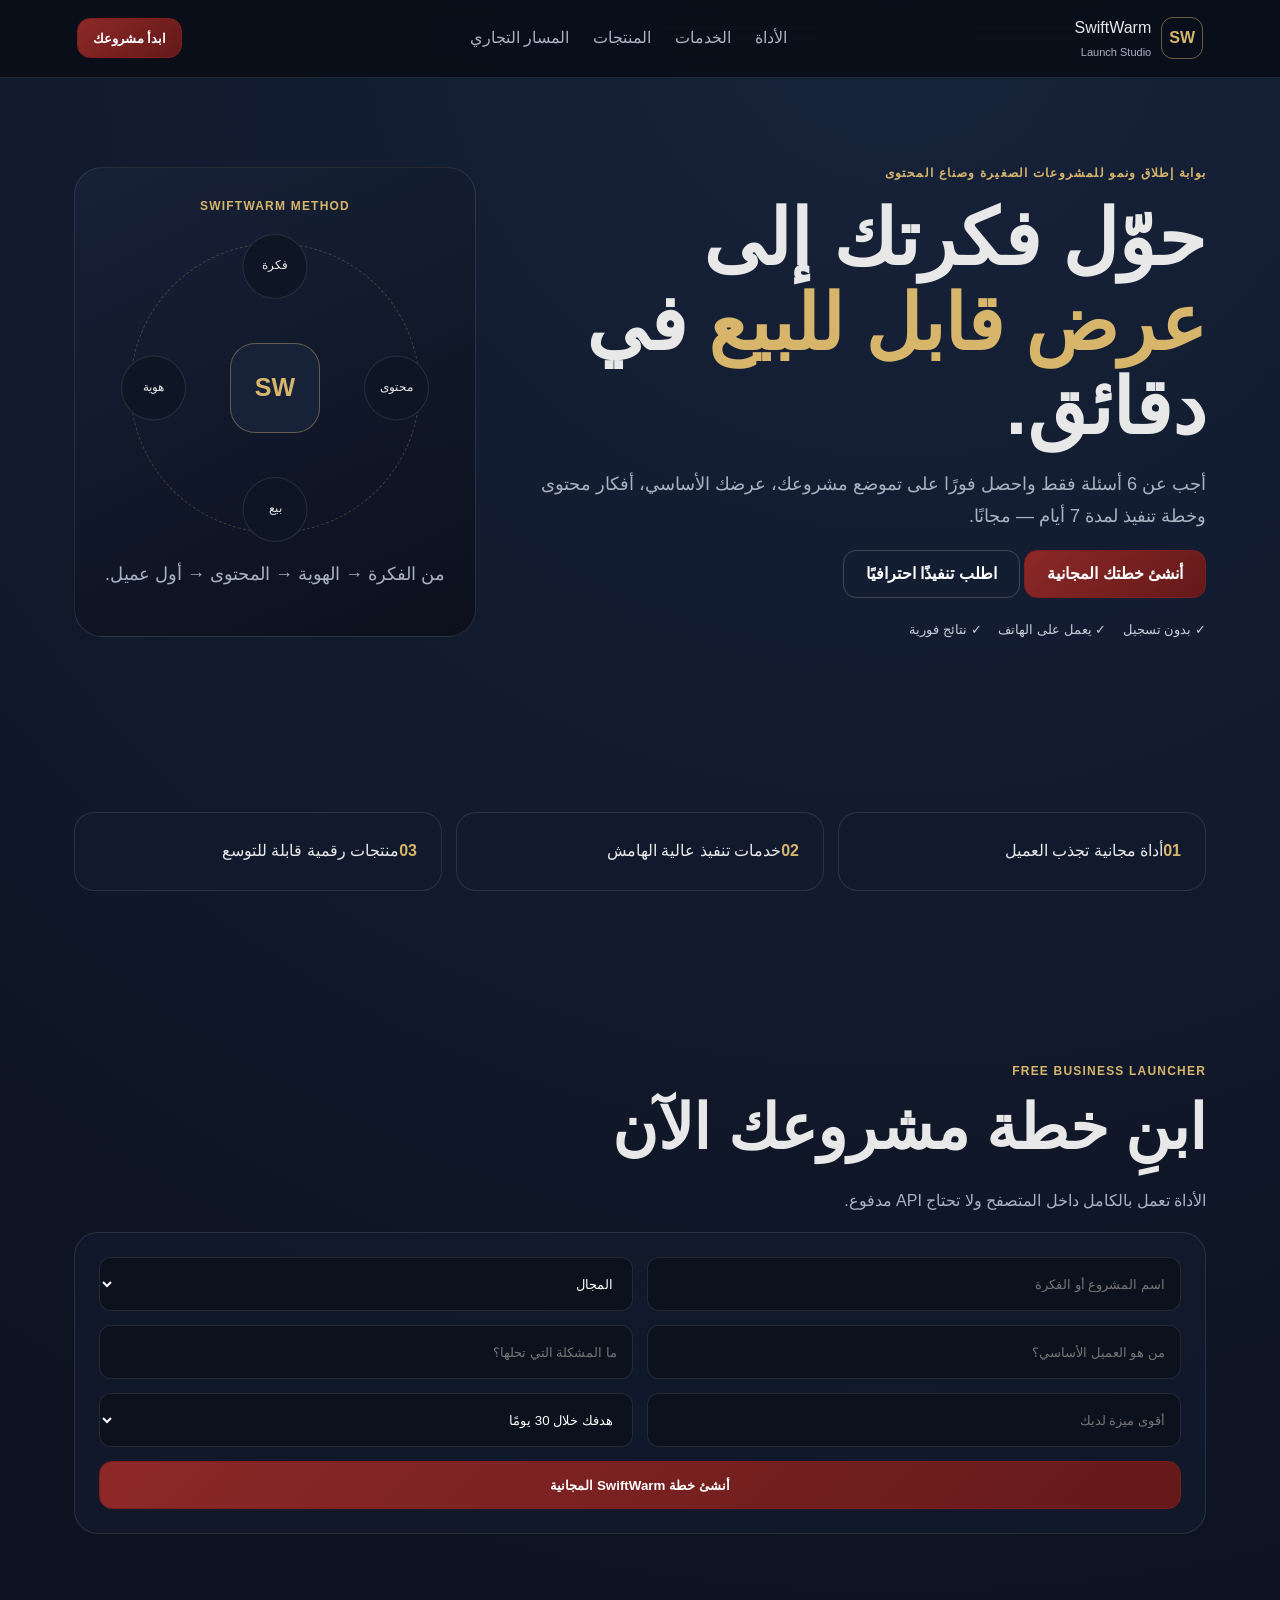
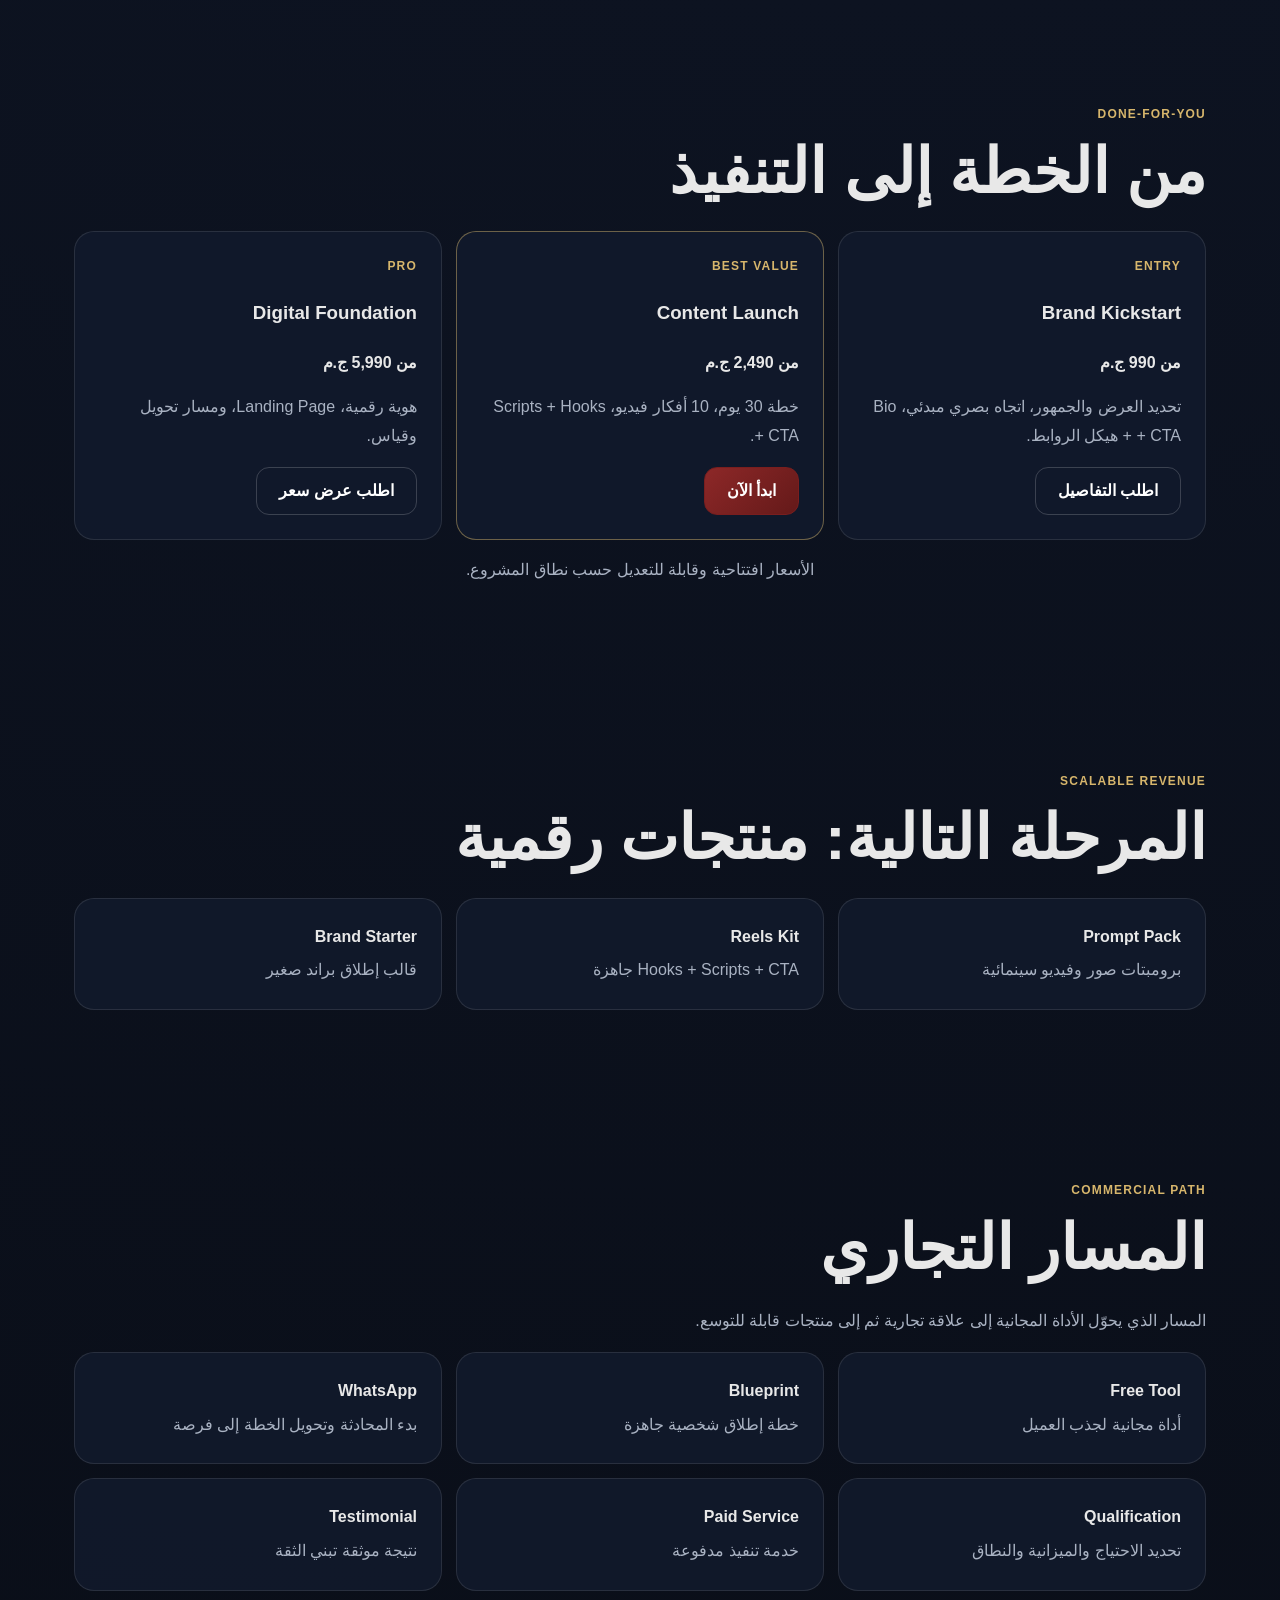
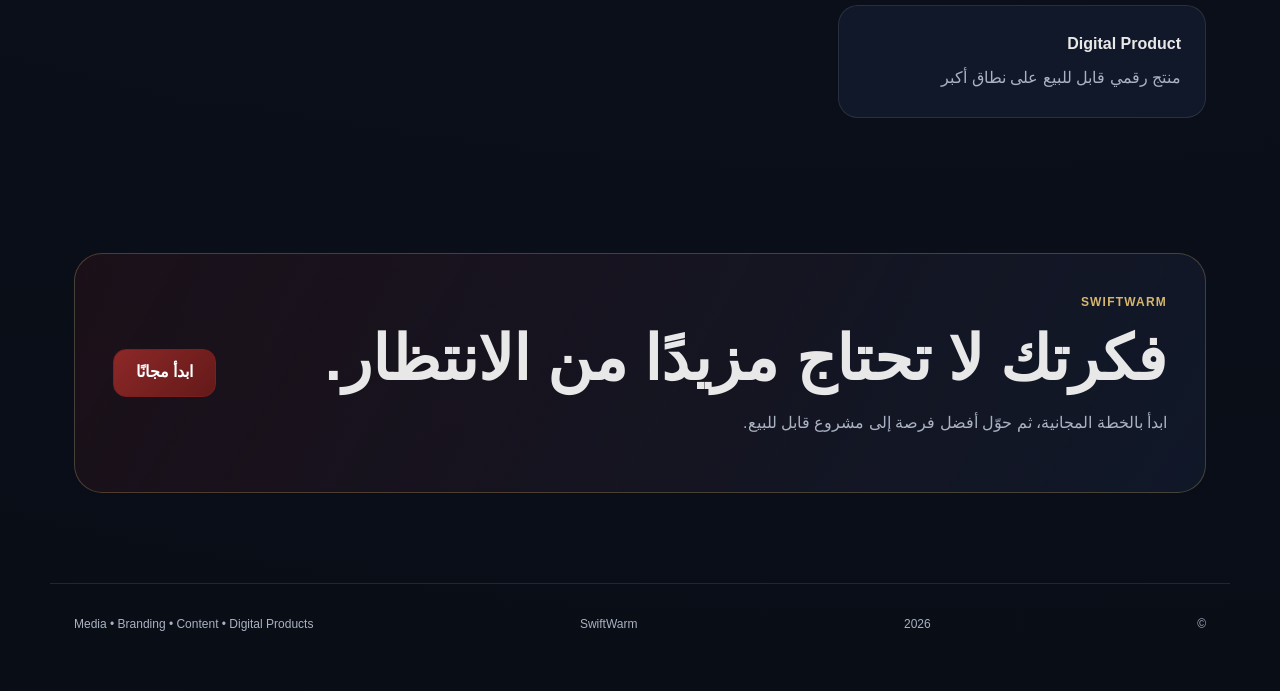
<file: index.html>
<!doctype html><html lang="ar" dir="rtl"><head><meta charset="utf-8"><meta name="viewport" content="width=device-width,initial-scale=1"><meta name="theme-color" content="#0D1321"><meta name="description" content="SwiftWarm Launch Studio — خطة إطلاق مجانية لمشروعك."><meta property="og:title" content="SwiftWarm Launch Studio"><meta property="og:description" content="حوّل فكرتك إلى عرض قابل للبيع في دقائق."><title>SwiftWarm Launch Studio</title><link rel="manifest" href="manifest.webmanifest"><link rel="icon" href="icon.svg"><link rel="stylesheet" href="styles.css"></head><body>
<header><a class="brand" href="#top"><b>SW</b><span>SwiftWarm<small>Launch Studio</small></span></a><nav><a href="#tool">الأداة</a><a href="#services">الخدمات</a><a href="#products">المنتجات</a><a href="#commercial-path">المسار التجاري</a></nav><a class="btn small" data-wa="consult">ابدأ مشروعك</a></header>
<main id="top"><section class="hero"><div><label>بوابة إطلاق ونمو للمشروعات الصغيرة وصناع المحتوى</label><h1>حوّل فكرتك إلى <em>عرض قابل للبيع</em> في دقائق.</h1><p>أجب عن 6 أسئلة فقط واحصل فورًا على تموضع مشروعك، عرضك الأساسي، أفكار محتوى وخطة تنفيذ لمدة 7 أيام — مجانًا.</p><a class="btn" href="#tool">أنشئ خطتك المجانية</a> <a class="btn ghost" data-wa="consult">اطلب تنفيذًا احترافيًا</a><div class="trust">✓ بدون تسجيل　 ✓ يعمل على الهاتف　 ✓ نتائج فورية</div></div><aside><label>SWIFTWARM METHOD</label><div class="orbit"><i>فكرة</i><i>هوية</i><i>محتوى</i><i>بيع</i><b>SW</b></div><p>من الفكرة → الهوية → المحتوى → أول عميل.</p></aside></section>
<section class="metrics"><div><b>01</b>أداة مجانية تجذب العميل</div><div><b>02</b>خدمات تنفيذ عالية الهامش</div><div><b>03</b>منتجات رقمية قابلة للتوسع</div></section>
<section id="tool"><label>FREE BUSINESS LAUNCHER</label><h2>ابنِ خطة مشروعك الآن</h2><p class="muted">الأداة تعمل بالكامل داخل المتصفح ولا تحتاج API مدفوع.</p><form id="launchForm"><input id="business" required placeholder="اسم المشروع أو الفكرة"><select id="category" required><option value="">المجال</option><option>منتج يدوي / هدايا</option><option>محتوى / إعلام</option><option>تصميم / براندنج</option><option>ديكور / مقاولات</option><option>تجارة إلكترونية</option><option>خدمات احترافية</option><option>مشروع آخر</option></select><input id="audience" required placeholder="من هو العميل الأساسي؟"><input id="problem" required placeholder="ما المشكلة التي تحلها؟"><input id="advantage" required placeholder="أقوى ميزة لديك"><select id="goal" required><option value="">هدفك خلال 30 يومًا</option><option>الحصول على أول 10 عملاء</option><option>زيادة الطلبات</option><option>إطلاق البراند</option><option>بناء جمهور</option><option>تجهيز محتوى احترافي</option></select><button class="btn" type="submit">أنشئ خطة SwiftWarm المجانية</button></form>
<div id="result" class="result hidden"><div class="resulthead"><h3 id="resultTitle"></h3><button id="copy" class="btn ghost small">نسخ الخطة</button></div><div class="grid"><article><b>01</b><h4>التموضع</h4><p id="positioning"></p></article><article><b>02</b><h4>العرض الأساسي</h4><p id="offer"></p></article><article><b>03</b><h4>رسالة البيع</h4><p id="sales"></p></article><article><b>04</b><h4>أفكار المحتوى</h4><div id="ideas"></div></article></div><div class="days"><h4>خطة 7 أيام</h4><div id="plan"></div></div><div class="conversion"><div><small>هل تريد تنفيذ الخطة بدلًا من تنفيذها بنفسك؟</small><strong>SwiftWarm يجهز الهوية والمحتوى وصفحة البيع لك.</strong></div><a id="waResult" class="btn">أرسل الخطة واطلب عرض سعر</a></div></div></section>
<section id="services"><label>DONE-FOR-YOU</label><h2>من الخطة إلى التنفيذ</h2><div class="cards"><article><label>ENTRY</label><h3>Brand Kickstart</h3><strong>من 990 ج.م</strong><p>تحديد العرض والجمهور، اتجاه بصري مبدئي، Bio + CTA + هيكل الروابط.</p><a class="btn ghost" data-wa="brand">اطلب التفاصيل</a></article><article class="featured"><label>BEST VALUE</label><h3>Content Launch</h3><strong>من 2,490 ج.م</strong><p>خطة 30 يوم، 10 أفكار فيديو، Scripts + Hooks + CTA.</p><a class="btn" data-wa="content">ابدأ الآن</a></article><article><label>PRO</label><h3>Digital Foundation</h3><strong>من 5,990 ج.م</strong><p>هوية رقمية، Landing Page، ومسار تحويل وقياس.</p><a class="btn ghost" data-wa="foundation">اطلب عرض سعر</a></article></div><p class="muted note">الأسعار افتتاحية وقابلة للتعديل حسب نطاق المشروع.</p></section>
<section id="products"><label>SCALABLE REVENUE</label><h2>المرحلة التالية: منتجات رقمية</h2><div class="products"><div><b>Prompt Pack</b><span>برومبتات صور وفيديو سينمائية</span></div><div><b>Reels Kit</b><span>Hooks + Scripts + CTA جاهزة</span></div><div><b>Brand Starter</b><span>قالب إطلاق براند صغير</span></div></div></section>
<section id="commercial-path"><label>COMMERCIAL PATH</label><h2>المسار التجاري</h2><p class="muted">المسار الذي يحوّل الأداة المجانية إلى علاقة تجارية ثم إلى منتجات قابلة للتوسع.</p><div class="products"><div><b>Free Tool</b><span>أداة مجانية لجذب العميل</span></div><div><b>Blueprint</b><span>خطة إطلاق شخصية جاهزة</span></div><div><b>WhatsApp</b><span>بدء المحادثة وتحويل الخطة إلى فرصة</span></div><div><b>Qualification</b><span>تحديد الاحتياج والميزانية والنطاق</span></div><div><b>Paid Service</b><span>خدمة تنفيذ مدفوعة</span></div><div><b>Testimonial</b><span>نتيجة موثقة تبني الثقة</span></div><div><b>Digital Product</b><span>منتج رقمي قابل للبيع على نطاق أكبر</span></div></div></section>
<section class="cta"><div><label>SWIFTWARM</label><h2>فكرتك لا تحتاج مزيدًا من الانتظار.</h2><p>ابدأ بالخطة المجانية، ثم حوّل أفضل فرصة إلى مشروع قابل للبيع.</p></div><a class="btn" href="#tool">ابدأ مجانًا</a></section></main><footer>© <span id="year"></span> SwiftWarm <span>Media • Branding • Content • Digital Products</span></footer><script src="app.js"></script></body></html>
</file>
<file: styles.css>
:root{--bg:#0D1321;--panel:#121b2d;--text:#E8E8E8;--muted:#a9b2c2;--red:#7A1E1E;--gold:#d7b66c;--line:#ffffff1a}*{box-sizing:border-box}html{scroll-behavior:smooth}body{margin:0;background:radial-gradient(circle at 70% 0,#17233b,#0D1321 40%,#090d16);color:var(--text);font:16px/1.8 Arial,Tahoma,sans-serif}a{text-decoration:none;color:inherit}header{position:sticky;top:0;z-index:10;display:flex;align-items:center;justify-content:space-between;padding:14px 6%;background:#090d16dd;backdrop-filter:blur(18px);border-bottom:1px solid var(--line)}.brand{display:flex;gap:10px;align-items:center}.brand>b{display:grid;place-items:center;width:42px;height:42px;border:1px solid #d7b66c77;border-radius:12px;color:var(--gold)}.brand small{display:block;color:var(--muted);font-size:11px}nav{display:flex;gap:24px;color:var(--muted)}.btn{display:inline-flex;align-items:center;justify-content:center;min-height:48px;padding:0 22px;border:1px solid var(--red);border-radius:13px;background:linear-gradient(135deg,#8d2828,#641919);color:white;font-weight:bold;cursor:pointer}.btn.ghost{background:transparent;border-color:#ffffff2e}.btn.small{min-height:40px;padding:0 15px;font-size:13px}main{max-width:1180px;margin:auto}section{padding:85px 24px}label{display:block;color:var(--gold);font-size:12px;font-weight:900;letter-spacing:.1em;margin-bottom:12px}.hero{min-height:72vh;display:grid;grid-template-columns:1.25fr .75fr;gap:60px;align-items:center}.hero h1,h2{line-height:1.1}.hero h1{font-size:clamp(44px,6vw,82px);margin:0}.hero em{font-style:normal;color:var(--gold)}.hero p{max-width:720px;color:var(--muted);font-size:18px}.trust{margin-top:20px;color:#c6cfda;font-size:13px}.hero aside{background:linear-gradient(155deg,#172238ee,#0b101bee);border:1px solid var(--line);border-radius:28px;padding:28px;text-align:center}.orbit{width:290px;max-width:100%;aspect-ratio:1;margin:25px auto;border:1px dashed #d7b66c44;border-radius:50%;position:relative}.orbit b{position:absolute;left:50%;top:50%;transform:translate(-50%,-50%);display:grid;place-items:center;width:90px;height:90px;border-radius:25px;background:#172238;border:1px solid #d7b66c66;color:var(--gold);font-size:25px}.orbit i{position:absolute;width:65px;height:65px;border-radius:50%;display:grid;place-items:center;background:#0e1626;border:1px solid var(--line);font-style:normal;font-size:12px}.orbit i:nth-child(1){top:-10px;left:50%;transform:translateX(-50%)}.orbit i:nth-child(2){left:-10px;top:50%;transform:translateY(-50%)}.orbit i:nth-child(3){right:-10px;top:50%;transform:translateY(-50%)}.orbit i:nth-child(4){bottom:-10px;left:50%;transform:translateX(-50%)}.metrics,.cards,.products{display:grid;grid-template-columns:repeat(3,1fr);gap:14px}.metrics div,.cards article,.products div,.result,.days{background:#121b2dcc;border:1px solid var(--line);border-radius:20px;padding:24px}.metrics b,.cards label,.result article>b{color:var(--gold)}h2{font-size:clamp(36px,5vw,62px);margin:0 0 25px}.muted,.cards p,.products span,.days{color:var(--muted)}form{display:grid;grid-template-columns:1fr 1fr;gap:14px;background:#121b2dcc;padding:24px;border:1px solid var(--line);border-radius:24px}input,select{height:54px;background:#0b111d;color:white;border:1px solid var(--line);border-radius:12px;padding:0 15px}form button{grid-column:1/-1}.result{margin-top:20px}.hidden{display:none}.resulthead{display:flex;justify-content:space-between;align-items:center}.resulthead h3{font-size:30px}.grid{display:grid;grid-template-columns:1fr 1fr;gap:12px}.grid article{padding:20px;background:#ffffff08;border:1px solid var(--line);border-radius:16px}.grid h4{margin:5px 0}.conversion{margin-top:15px;padding:20px;border-radius:16px;background:#7a1e1e2d;border:1px solid #7a1e1e66;display:flex;justify-content:space-between;gap:20px;align-items:center}.conversion small,.conversion strong{display:block}.featured{border-color:#d7b66c77!important}.products b,.products span{display:block}.products span{margin-top:5px}.note{text-align:center}.cta{margin:50px 24px 90px;padding:38px;border:1px solid #d7b66c44;border-radius:28px;background:linear-gradient(120deg,#7a1e1e29,#121b2dcc);display:flex;justify-content:space-between;align-items:center;gap:30px}.cta h2{margin:0}.cta p{color:var(--muted)}footer{max-width:1180px;margin:auto;padding:30px 24px 55px;border-top:1px solid var(--line);display:flex;justify-content:space-between;color:var(--muted);font-size:12px}@media(max-width:850px){nav{display:none}.hero,.metrics,.cards,.products,form,.grid{grid-template-columns:1fr}.hero{padding-top:65px}.conversion,.cta{flex-direction:column;align-items:stretch}.nav>.btn{display:none}}@media(max-width:520px){section{padding:60px 16px}.hero h1{font-size:42px}.cta{margin-inline:16px;padding:25px}footer{flex-direction:column;gap:8px}}
</file>
